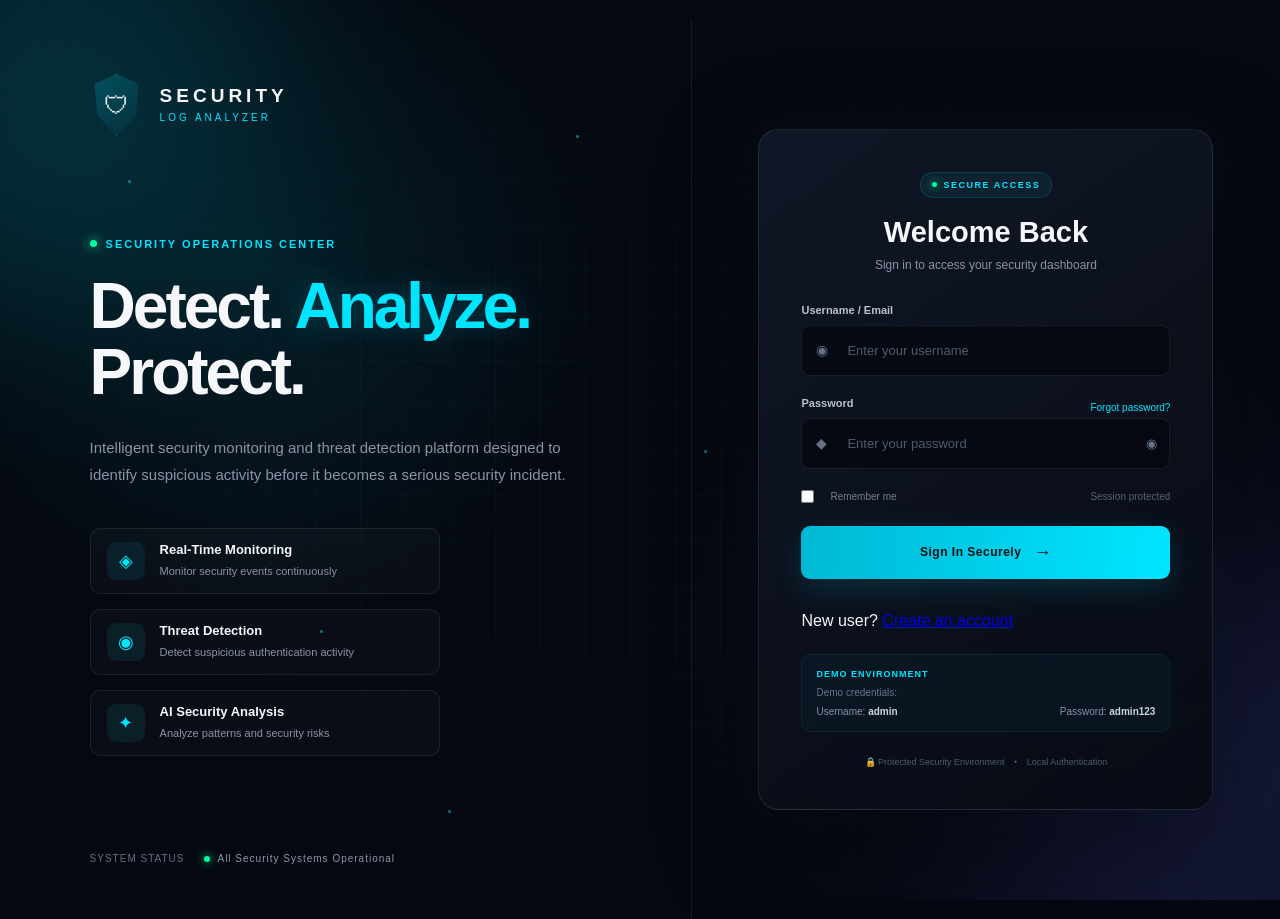
<file: frontend/login.html>
<!DOCTYPE html>
<html lang="en">

<head>

    <meta charset="UTF-8">

    <meta
        name="viewport"
        content="width=device-width, initial-scale=1.0">

    <title>Secure Login | Security Log Analyzer</title>

    <link rel="stylesheet" href="css/login.css">

</head>


<body>

    <!-- Animated Background -->

    <div class="background">

        <div class="grid"></div>

        <div class="glow glow-one"></div>
        <div class="glow glow-two"></div>

        <div class="particles">
            <span></span>
            <span></span>
            <span></span>
            <span></span>
            <span></span>
            <span></span>
            <span></span>
            <span></span>
        </div>

    </div>


    <!-- LOGIN PAGE -->

    <button class="mobile-menu-btn" id="mobileMenuBtn">
        ☰
    </button>

    <div class="main-content">

    <main class="login-page">


        <!-- LEFT BRAND SECTION -->

        <section class="brand-section">


            <div class="brand-top">

                <div class="shield">

                    <div class="shield-inner">
                        🛡
                    </div>

                </div>


                <div class="brand-name">

                    <h1>
                        SECURITY
                    </h1>

                    <span>
                        LOG ANALYZER
                    </span>

                </div>

            </div>


            <div class="brand-content">

                <div class="eyebrow">

                    <span class="live-dot"></span>

                    SECURITY OPERATIONS CENTER

                </div>


                <h2>

                    Detect.
                    <span>Analyze.</span>
                    Protect.

                </h2>


                <p>

                    Intelligent security monitoring and
                    threat detection platform designed to
                    identify suspicious activity before it
                    becomes a serious security incident.

                </p>


                <!-- FEATURES -->

                <div class="security-features">


                    <div class="feature">

                        <div class="feature-icon">
                            ◈
                        </div>

                        <div>

                            <strong>
                                Real-Time Monitoring
                            </strong>

                            <small>
                                Monitor security events continuously
                            </small>

                        </div>

                    </div>


                    <div class="feature">

                        <div class="feature-icon">
                            ◉
                        </div>

                        <div>

                            <strong>
                                Threat Detection
                            </strong>

                            <small>
                                Detect suspicious authentication activity
                            </small>

                        </div>

                    </div>


                    <div class="feature">

                        <div class="feature-icon">
                            ✦
                        </div>

                        <div>

                            <strong>
                                AI Security Analysis
                            </strong>

                            <small>
                                Analyze patterns and security risks
                            </small>

                        </div>

                    </div>


                </div>


            </div>


            <div class="brand-footer">

                <span>
                    SYSTEM STATUS
                </span>

                <div class="system-online">

                    <i></i>

                    All Security Systems Operational

                </div>

            </div>


        </section>


        <!-- LOGIN CARD -->

        <section class="login-section">


            <div class="login-card">


                <!-- CARD HEADER -->

                <div class="login-header">


                    <div class="mobile-logo">

                        <div class="mini-shield">
                            🛡
                        </div>

                    </div>


                    <span class="secure-badge">

                        <i></i>

                        SECURE ACCESS

                    </span>


                    <h2>
                        Welcome Back
                    </h2>


                    <p>
                        Sign in to access your security dashboard
                    </p>

                </div>


                <!-- LOGIN FORM -->

                <form
                    id="loginForm"
                    autocomplete="off">


                    <!-- EMAIL -->

                    <div class="input-group">

                        <label for="username">

                            Username / Email

                        </label>


                        <div class="input-wrapper">

                            <span class="input-icon">
                                ◉
                            </span>


                            <input
                                type="text"
                                id="username"
                                name="username"
                                placeholder="Enter your username"
                                autocomplete="username"
                                required>


                        </div>

                    </div>


                    <!-- PASSWORD -->

                    <div class="input-group">

                        <div class="password-label">

                            <label for="password">
                                Password
                            </label>

                            <a href="#" onclick="forgotPassword(event)">
                                Forgot password?
                            </a>

                        </div>


                        <div class="input-wrapper">

                            <span class="input-icon">
                                ◆
                            </span>


                            <input
                                type="password"
                                id="password"
                                name="password"
                                placeholder="Enter your password"
                                autocomplete="current-password"
                                required>


                            <button
                                type="button"
                                class="password-toggle"
                                id="togglePassword"
                                aria-label="Show password">

                                ◉

                            </button>

                        </div>

                    </div>


                    <!-- REMEMBER -->

                    <div class="login-options">


                        <label class="remember">

                            <input
                                type="checkbox"
                                id="rememberMe">

                            <span class="checkmark"></span>

                            Remember me

                        </label>


                        <span class="session-info">

                            Session protected

                        </span>


                    </div>


                    <!-- LOGIN BUTTON -->

                    <button
                        type="submit"
                        class="login-button"
                        id="loginButton">


                        <span class="button-text">
                            Sign In Securely
                        </span>


                        <span class="button-arrow">
                            →
                        </span>


                    </button>


                    <!-- ERROR / SUCCESS -->

                    <div
                        id="loginMessage"
                        class="login-message">
                    </div>


                </form>


                <!-- REGISTER LINK -->

                <div class="register-link">

                    New user?
                    <a href="register.html">
                        Create an account
                    </a>

                </div>


                <!-- DEMO INFORMATION -->

                <div class="demo-info">


                    <div class="demo-title">

                        <span>
                            DEMO ENVIRONMENT
                        </span>

                    </div>


                    <p>
                        Demo credentials:
                    </p>


                    <div class="demo-credentials">

                        <span>
                            Username: <strong>admin</strong>
                        </span>

                        <span>
                            Password: <strong>admin123</strong>
                        </span>

                    </div>


                </div>


                <!-- SECURITY FOOTER -->

                <div class="login-security">

                    <span>
                        🔒
                    </span>

                    Protected Security Environment

                    <span class="separator">
                        •
                    </span>

                    Local Authentication

                </div>


            </div>


        </section>


    </main>

    </div>


    <script src="js/login.js"></script>

</body>

</html>
</file>
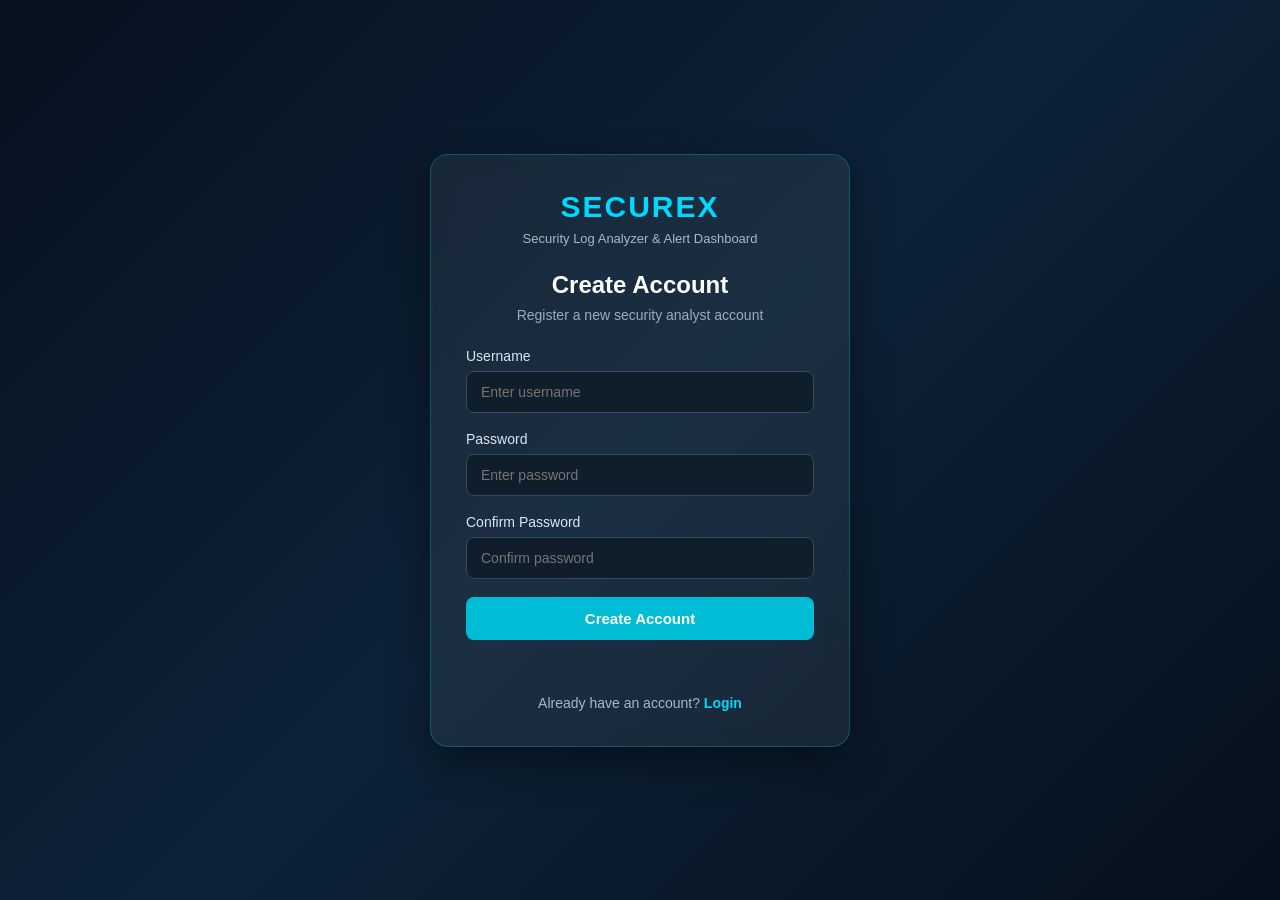
<file: frontend/register.html>
<!DOCTYPE html>
<html lang="en">
<head>
    <meta charset="UTF-8">
    <meta name="viewport" content="width=device-width, initial-scale=1.0">

    <title>Register | SECUREX</title>

    <link rel="stylesheet" href="css/register.css">
</head>

<body>

    <div class="register-container">

        <div class="register-card">

            <div class="brand">
                <h1>SECUREX</h1>
                <p>Security Log Analyzer & Alert Dashboard</p>
            </div>

            <h2>Create Account</h2>
            <p class="subtitle">Register a new security analyst account</p>

            <form id="registerForm">

                <div class="form-group">
                    <label for="username">Username</label>
                    <input
                        type="text"
                        id="username"
                        placeholder="Enter username"
                        required
                    >
                </div>

                <div class="form-group">
                    <label for="password">Password</label>
                    <input
                        type="password"
                        id="password"
                        placeholder="Enter password"
                        required
                    >
                </div>

                <div class="form-group">
                    <label for="confirmPassword">Confirm Password</label>
                    <input
                        type="password"
                        id="confirmPassword"
                        placeholder="Confirm password"
                        required
                    >
                </div>

                <button type="submit" id="registerButton">
                    Create Account
                </button>

                <p id="message"></p>

            </form>

            <div class="login-link">
                Already have an account?
                <a href="login.html">Login</a>
            </div>

        </div>

    </div>

    <script src="js/register.js"></script>

</body>
</html>
</file>
<file: frontend/css/login.css>
* {
    margin: 0;
    padding: 0;
    box-sizing: border-box;
}


:root {

    --bg: #050810;
    --panel: #0b101b;
    --panel-light: #111827;

    --primary: #00e5ff;
    --primary-dark: #009db5;

    --text: #f5f7fb;
    --muted: #8994a7;

    --border: rgba(255,255,255,0.08);

}


html,
body {

    width: 100%;
    min-height: 100%;

}


body {

    font-family:
        Inter,
        "Segoe UI",
        Arial,
        sans-serif;

    background: var(--bg);

    color: var(--text);

    overflow-x: hidden;

}


/* =====================================================
   BACKGROUND
   ===================================================== */

.background {

    position: fixed;

    inset: 0;

    overflow: hidden;

    z-index: 0;

    background:
        radial-gradient(
            circle at 20% 30%,
            rgba(0,229,255,0.10),
            transparent 30%
        ),
        radial-gradient(
            circle at 80% 70%,
            rgba(99,102,241,0.10),
            transparent 30%
        ),
        #050810;

}


.grid {

    position: absolute;

    inset: 0;

    background-image:
        linear-gradient(
            rgba(0,229,255,0.035) 1px,
            transparent 1px
        ),
        linear-gradient(
            90deg,
            rgba(0,229,255,0.035) 1px,
            transparent 1px
        );

    background-size: 45px 45px;

    mask-image:
        radial-gradient(
            ellipse at center,
            black 30%,
            transparent 80%
        );

}


.glow {

    position: absolute;

    width: 500px;
    height: 500px;

    border-radius: 50%;

    filter: blur(100px);

    opacity: 0.15;

}


.glow-one {

    background: #00e5ff;

    left: -250px;
    top: -200px;

}


.glow-two {

    background: #6366f1;

    right: -250px;
    bottom: -200px;

}


/* =====================================================
   PARTICLES
   ===================================================== */

.particles span {

    position: absolute;

    width: 3px;
    height: 3px;

    background: #00e5ff;

    border-radius: 50%;

    opacity: 0.5;

    animation: float 8s infinite ease-in-out;

}


.particles span:nth-child(1) {
    left: 10%;
    top: 20%;
}

.particles span:nth-child(2) {
    left: 25%;
    top: 70%;
    animation-delay: 1s;
}

.particles span:nth-child(3) {
    left: 45%;
    top: 15%;
    animation-delay: 2s;
}

.particles span:nth-child(4) {
    left: 65%;
    top: 80%;
    animation-delay: 3s;
}

.particles span:nth-child(5) {
    left: 80%;
    top: 25%;
    animation-delay: 4s;
}

.particles span:nth-child(6) {
    left: 90%;
    top: 60%;
    animation-delay: 2s;
}

.particles span:nth-child(7) {
    left: 55%;
    top: 50%;
    animation-delay: 1s;
}

.particles span:nth-child(8) {
    left: 35%;
    top: 90%;
    animation-delay: 3s;
}


@keyframes float {

    0%,
    100% {
        transform: translateY(0);
        opacity: 0.2;
    }

    50% {
        transform: translateY(-25px);
        opacity: 0.8;
    }

}


/* =====================================================
   PAGE
   ===================================================== */

.login-page {

    position: relative;

    z-index: 1;

    min-height: 100vh;

    width: 100%;

    display: grid;

    grid-template-columns:
        minmax(450px, 1fr)
        minmax(430px, 0.85fr);

}


/* =====================================================
   BRAND SECTION
   ===================================================== */

.brand-section {

    padding: 55px 7vw;

    display: flex;

    flex-direction: column;

    justify-content: space-between;

    border-right: 1px solid var(--border);

}


.brand-top {

    display: flex;

    align-items: center;

    gap: 16px;

}


.shield {

    width: 54px;
    height: 62px;

    background:
        linear-gradient(
            145deg,
            rgba(0,229,255,0.2),
            rgba(0,229,255,0.02)
        );

    border: 1px solid rgba(0,229,255,0.4);

    clip-path: polygon(
        50% 0%,
        91% 16%,
        86% 66%,
        50% 100%,
        14% 66%,
        9% 16%
    );

    display: grid;

    place-items: center;

    box-shadow:
        0 0 35px rgba(0,229,255,0.12);

}


.shield-inner {

    font-size: 25px;

}


.brand-name h1 {

    font-size: 19px;

    letter-spacing: 4px;

}


.brand-name span {

    font-size: 10px;

    letter-spacing: 3px;

    color: var(--primary);

}


/* =====================================================
   BRAND CONTENT
   ===================================================== */

.brand-content {

    max-width: 650px;

}


.eyebrow {

    display: inline-flex;

    align-items: center;

    gap: 9px;

    font-size: 11px;

    font-weight: 700;

    letter-spacing: 2px;

    color: var(--primary);

    margin-bottom: 24px;

}


.live-dot {

    width: 7px;
    height: 7px;

    background: #00ff9d;

    border-radius: 50%;

    box-shadow:
        0 0 12px #00ff9d;

}


.brand-content h2 {

    font-size: clamp(
        45px,
        5vw,
        76px
    );

    line-height: 1.03;

    letter-spacing: -3px;

    margin-bottom: 28px;

}


.brand-content h2 span {

    color: var(--primary);

    text-shadow:
        0 0 30px rgba(0,229,255,0.25);

}


.brand-content > p {

    max-width: 590px;

    color: var(--muted);

    font-size: 15px;

    line-height: 1.8;

}


/* =====================================================
   FEATURES
   ===================================================== */

.security-features {

    margin-top: 40px;

    display: grid;

    gap: 15px;

}


.feature {

    display: flex;

    align-items: center;

    gap: 15px;

    padding: 13px 16px;

    width: fit-content;

    min-width: 350px;

    border: 1px solid var(--border);

    background: rgba(255,255,255,0.025);

    border-radius: 10px;

    transition: 0.3s ease;

}


.feature:hover {

    transform: translateX(7px);

    border-color:
        rgba(0,229,255,0.25);

    background:
        rgba(0,229,255,0.04);

}


.feature-icon {

    width: 38px;
    height: 38px;

    display: grid;

    place-items: center;

    border-radius: 9px;

    background:
        rgba(0,229,255,0.08);

    color: var(--primary);

    font-size: 18px;

}


.feature strong {

    display: block;

    font-size: 13px;

    margin-bottom: 4px;

}


.feature small {

    color: var(--muted);

    font-size: 11px;

}


/* =====================================================
   BRAND FOOTER
   ===================================================== */

.brand-footer {

    display: flex;

    align-items: center;

    gap: 20px;

    font-size: 10px;

    letter-spacing: 1px;

    color: #657083;

}


.system-online {

    display: flex;

    align-items: center;

    gap: 7px;

    color: #8c98a9;

}


.system-online i {

    width: 6px;
    height: 6px;

    border-radius: 50%;

    background: #00ff9d;

    box-shadow:
        0 0 10px #00ff9d;

}


/* =====================================================
   LOGIN SECTION
   ===================================================== */

.login-section {

    display: flex;

    align-items: center;

    justify-content: center;

    padding: 40px;

}


.login-card {

    width: 100%;

    max-width: 455px;

    padding: 42px;

    background:
        linear-gradient(
            145deg,
            rgba(17,24,39,0.94),
            rgba(7,11,19,0.96)
        );

    border: 1px solid
        rgba(255,255,255,0.09);

    border-radius: 20px;

    box-shadow:
        0 30px 90px rgba(0,0,0,0.5),
        0 0 60px rgba(0,229,255,0.04);

    backdrop-filter: blur(20px);

}


/* =====================================================
   LOGIN HEADER
   ===================================================== */

.login-header {

    text-align: center;

    margin-bottom: 32px;

}


.secure-badge {

    display: inline-flex;

    align-items: center;

    gap: 7px;

    padding: 7px 11px;

    border-radius: 50px;

    background:
        rgba(0,229,255,0.07);

    border: 1px solid
        rgba(0,229,255,0.15);

    color: var(--primary);

    font-size: 9px;

    font-weight: 700;

    letter-spacing: 1.5px;

    margin-bottom: 18px;

}


.secure-badge i {

    width: 5px;
    height: 5px;

    border-radius: 50%;

    background: #00ff9d;

    box-shadow:
        0 0 8px #00ff9d;

}


.login-header h2 {

    font-size: 29px;

    margin-bottom: 9px;

}


.login-header p {

    color: var(--muted);

    font-size: 12px;

}


/* =====================================================
   FORM
   ===================================================== */

.input-group {

    margin-bottom: 21px;

}


.input-group label {

    display: block;

    font-size: 11px;

    font-weight: 600;

    color: #b9c2d0;

    margin-bottom: 9px;

}


.input-wrapper {

    position: relative;

}


.input-icon {

    position: absolute;

    left: 15px;

    top: 50%;

    transform: translateY(-50%);

    color: #667285;

    font-size: 14px;

    z-index: 2;

}


.input-wrapper input {

    width: 100%;

    height: 51px;

    padding:
        0 45px;

    background:
        rgba(3,7,13,0.7);

    border: 1px solid
        rgba(255,255,255,0.08);

    border-radius: 9px;

    outline: none;

    color: white;

    font-size: 13px;

    transition: 0.25s;

}


.input-wrapper input::placeholder {

    color: #4f5a6c;

}


.input-wrapper input:focus {

    border-color:
        rgba(0,229,255,0.55);

    box-shadow:
        0 0 0 3px
        rgba(0,229,255,0.06);

}


.password-label {

    display: flex;

    justify-content: space-between;

    align-items: center;

}


.password-label a {

    color: var(--primary);

    font-size: 10px;

    text-decoration: none;

}


.password-toggle {

    position: absolute;

    right: 13px;

    top: 50%;

    transform: translateY(-50%);

    border: none;

    background: none;

    color: #687486;

    cursor: pointer;

}


/* =====================================================
   OPTIONS
   ===================================================== */

.login-options {

    display: flex;

    justify-content: space-between;

    align-items: center;

    margin: 5px 0 23px;

    font-size: 10px;

    color: #758094;

}


.remember {

    display: flex;

    align-items: center;

    gap: 8px;

    cursor: pointer;

}


.remember input {

    accent-color: var(--primary);

}


.session-info {

    color: #566173;

}


/* =====================================================
   LOGIN BUTTON
   ===================================================== */

.login-button {

    width: 100%;

    height: 53px;

    border: none;

    border-radius: 9px;

    cursor: pointer;

    background:
        linear-gradient(
            100deg,
            #00b8d4,
            #00e5ff
        );

    color: #001014;

    font-size: 12px;

    font-weight: 800;

    letter-spacing: 0.5px;

    display: flex;

    align-items: center;

    justify-content: center;

    gap: 12px;

    transition: 0.3s;

    box-shadow:
        0 10px 30px
        rgba(0,229,255,0.14);

}


.login-button:hover {

    transform: translateY(-2px);

    box-shadow:
        0 15px 40px
        rgba(0,229,255,0.24);

}


.login-button:active {

    transform: translateY(0);

}


.button-arrow {

    font-size: 18px;

}


/* =====================================================
   MESSAGE
   ===================================================== */

.login-message {

    min-height: 20px;

    margin-top: 13px;

    text-align: center;

    font-size: 11px;

}


.login-message.error {

    color: #ff6b7a;

}


.login-message.success {

    color: #00ff9d;

}


/* =====================================================
   DEMO
   ===================================================== */

.demo-info {

    margin-top: 24px;

    padding: 14px;

    border-radius: 9px;

    background:
        rgba(0,229,255,0.035);

    border: 1px solid
        rgba(0,229,255,0.08);

}


.demo-title {

    color: var(--primary);

    font-size: 9px;

    font-weight: 700;

    letter-spacing: 1px;

    margin-bottom: 8px;

}


.demo-info p {

    color: #697487;

    font-size: 10px;

    margin-bottom: 8px;

}


.demo-credentials {

    display: flex;

    justify-content: space-between;

    gap: 10px;

    color: #8792a3;

    font-size: 10px;

}


.demo-credentials strong {

    color: #cbd5e1;

}


/* =====================================================
   SECURITY FOOTER
   ===================================================== */

.login-security {

    text-align: center;

    margin-top: 25px;

    color: #505b6b;

    font-size: 9px;

}


.separator {

    margin: 0 7px;

}


/* =====================================================
   RESPONSIVE
   ===================================================== */

.mobile-logo {

    display: none;

}


@media (max-width: 950px) {

    .login-page {

        grid-template-columns: 1fr;

    }


    .brand-section {

        display: none;

    }


    .login-section {

        min-height: 100vh;

    }


    .mobile-logo {

        display: block;

        margin-bottom: 15px;

    }


    .mini-shield {

        width: 50px;
        height: 58px;

        margin: auto;

        display: grid;

        place-items: center;

        font-size: 23px;

        background:
            rgba(0,229,255,0.08);

        border: 1px solid
            rgba(0,229,255,0.25);

        clip-path: polygon(
            50% 0%,
            91% 16%,
            86% 66%,
            50% 100%,
            14% 66%,
            9% 16%
        );

    }

}


@media (max-width: 500px) {

    .login-section {

        padding: 18px;

    }


    .login-card {

        padding: 28px 22px;

        border-radius: 15px;

    }


    .demo-credentials {

        flex-direction: column;

    }

}
</file>
<file: frontend/css/register.css>
* {
    margin: 0;
    padding: 0;
    box-sizing: border-box;
}

body {
    font-family: Arial, sans-serif;
    min-height: 100vh;
    display: flex;
    justify-content: center;
    align-items: center;
    background: linear-gradient(135deg, #07111f, #0d2238, #06101c);
    color: #ffffff;
}

.register-container {
    width: 100%;
    padding: 20px;
}

.register-card {
    width: 420px;
    max-width: 100%;
    margin: auto;
    padding: 35px;
    border-radius: 18px;
    background: rgba(255, 255, 255, 0.06);
    border: 1px solid rgba(0, 220, 255, 0.25);
    box-shadow: 0 15px 40px rgba(0, 0, 0, 0.45);
    backdrop-filter: blur(12px);
}

.brand {
    text-align: center;
    margin-bottom: 25px;
}

.brand h1 {
    color: #00d9ff;
    font-size: 30px;
    letter-spacing: 2px;
}

.brand p {
    margin-top: 7px;
    color: #aab8c7;
    font-size: 13px;
}

.register-card h2 {
    text-align: center;
    font-size: 24px;
    margin-bottom: 8px;
}

.subtitle {
    text-align: center;
    color: #9eacbb;
    font-size: 14px;
    margin-bottom: 25px;
}

.form-group {
    margin-bottom: 18px;
}

.form-group label {
    display: block;
    margin-bottom: 7px;
    font-size: 14px;
    color: #dce7f2;
}

.form-group input,
.form-group select {
    width: 100%;
    padding: 12px 14px;
    border-radius: 8px;
    border: 1px solid #34495e;
    background: #101d2b;
    color: #ffffff;
    outline: none;
    font-size: 14px;
}

.form-group input:focus,
.form-group select:focus {
    border-color: #00d9ff;
    box-shadow: 0 0 8px rgba(0, 217, 255, 0.2);
}

.form-group select option {
    background: #101d2b;
    color: #ffffff;
}

#registerButton {
    width: 100%;
    padding: 13px;
    border: none;
    border-radius: 8px;
    background: #00bcd4;
    color: #ffffff;
    font-size: 15px;
    font-weight: bold;
    cursor: pointer;
    transition: 0.3s;
}

#registerButton:hover {
    background: #00a5bd;
    transform: translateY(-1px);
}

#message {
    text-align: center;
    margin-top: 15px;
    font-size: 14px;
    min-height: 18px;
}

.login-link {
    text-align: center;
    margin-top: 22px;
    color: #aab8c7;
    font-size: 14px;
}

.login-link a {
    color: #00d9ff;
    text-decoration: none;
    font-weight: bold;
}

.login-link a:hover {
    text-decoration: underline;
}

@media (max-width: 480px) {
    .register-card {
        padding: 25px 20px;
    }

    .brand h1 {
        font-size: 26px;
    }
}
</file>
